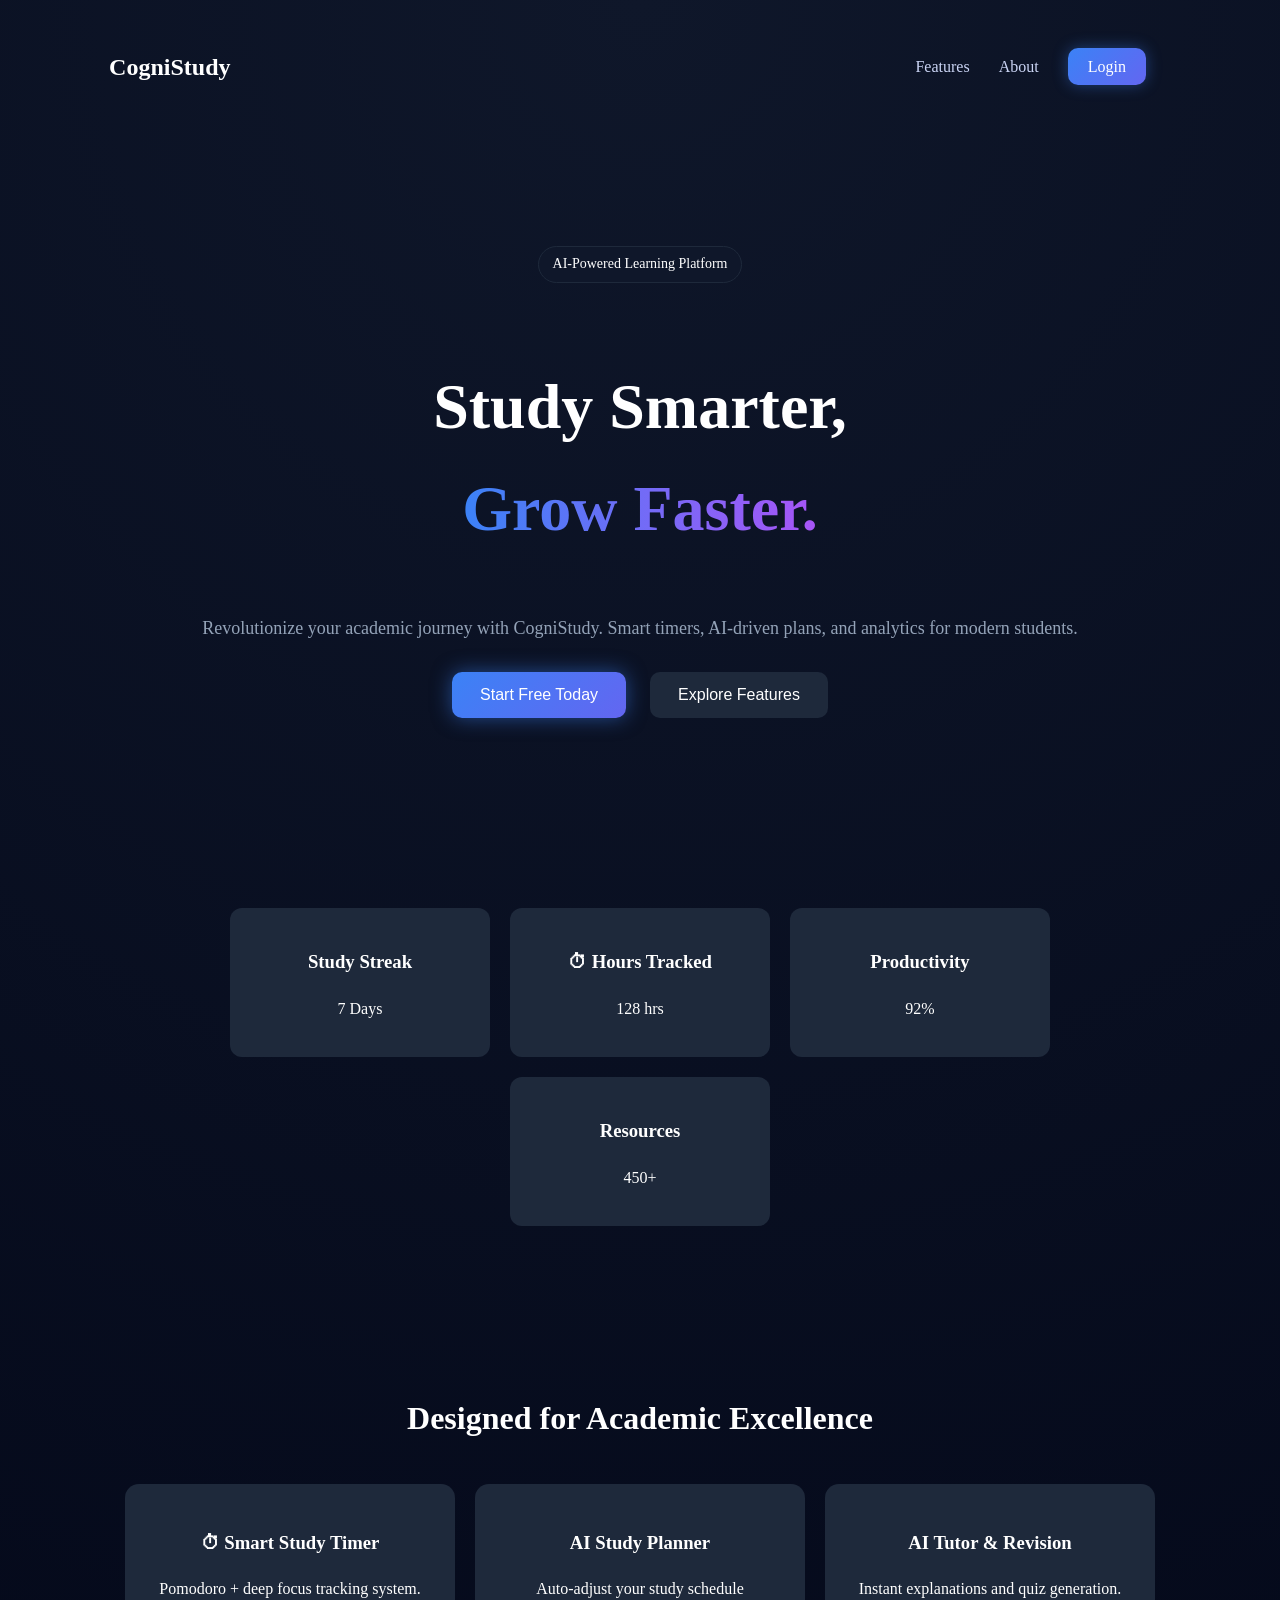
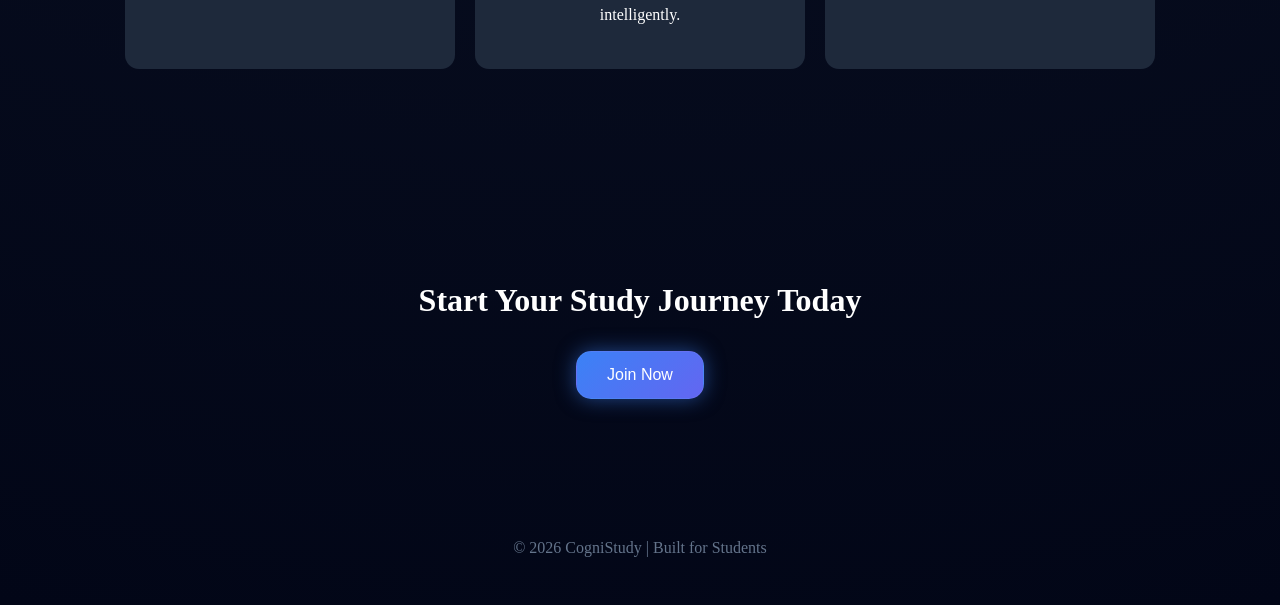
<file: index.html>
<!DOCTYPE html>
<html lang="en">
<head>
    <meta charset="UTF-8">
    <meta name="viewport" content="width=device-width, initial-scale=1.0">
    <title>CogniStudy</title>
    <link rel="stylesheet" href="style.css">
</head>
<body>

<!-- Navbar (UNCHANGED) -->
<nav class="navbar">
    <h2 class="logo">CogniStudy</h2>
    <div class="nav-links">
        <a href="features.html">Features</a>
        <a href="about.html">About</a>
        <a href="login.html" class="login-btn">Login</a>
    </div>
</nav>

<!-- MODERN HERO -->
<section class="hero-modern">

    <div class="tag"> AI-Powered Learning Platform</div>

    <h1>
        Study Smarter,<br>
        <span>Grow Faster.</span>
    </h1>

    <p>
        Revolutionize your academic journey with CogniStudy.
        Smart timers, AI-driven plans, and analytics for modern students.
    </p>

    <div class="hero-buttons">
        <button class="start-btn" onclick="window.location.href='login.html'">
            Start Free Today
        </button>

        <button class="demo-btn" onclick="window.location.href='features.html'">
            Explore Features
        </button>
    </div>

</section>

<!-- STATS SECTION -->
<section class="stats">

    <div class="stat-card">
        <h3> Study Streak</h3>
        <p>7 Days</p>
    </div>

    <div class="stat-card">
        <h3>⏱ Hours Tracked</h3>
        <p>128 hrs</p>
    </div>

    <div class="stat-card">
        <h3> Productivity</h3>
        <p>92%</p>
    </div>

    <div class="stat-card">
        <h3> Resources</h3>
        <p>450+</p>
    </div>

</section>

<!-- FEATURE PREVIEW -->
<section class="feature-preview">

    <h2>Designed for Academic Excellence</h2>

    <div class="feature-grid">

        <div class="feature-box">
            <h3>⏱ Smart Study Timer</h3>
            <p>Pomodoro + deep focus tracking system.</p>
        </div>

        <div class="feature-box">
            <h3> AI Study Planner</h3>
            <p>Auto-adjust your study schedule intelligently.</p>
        </div>

        <div class="feature-box">
            <h3> AI Tutor & Revision</h3>
            <p>Instant explanations and quiz generation.</p>
        </div>

    </div>

</section>

<!-- CTA -->
<section class="cta">
    <h2>Start Your Study Journey Today</h2>
    <button class="start-btn" onclick="window.location.href='login.html'">
        Join Now
    </button>
</section>

<!-- Footer -->
<footer class="footer">
    <p>© 2026 CogniStudy | Built for Students</p>
</footer>

<script src="script.js"></script>
</body>
</html>
</file>
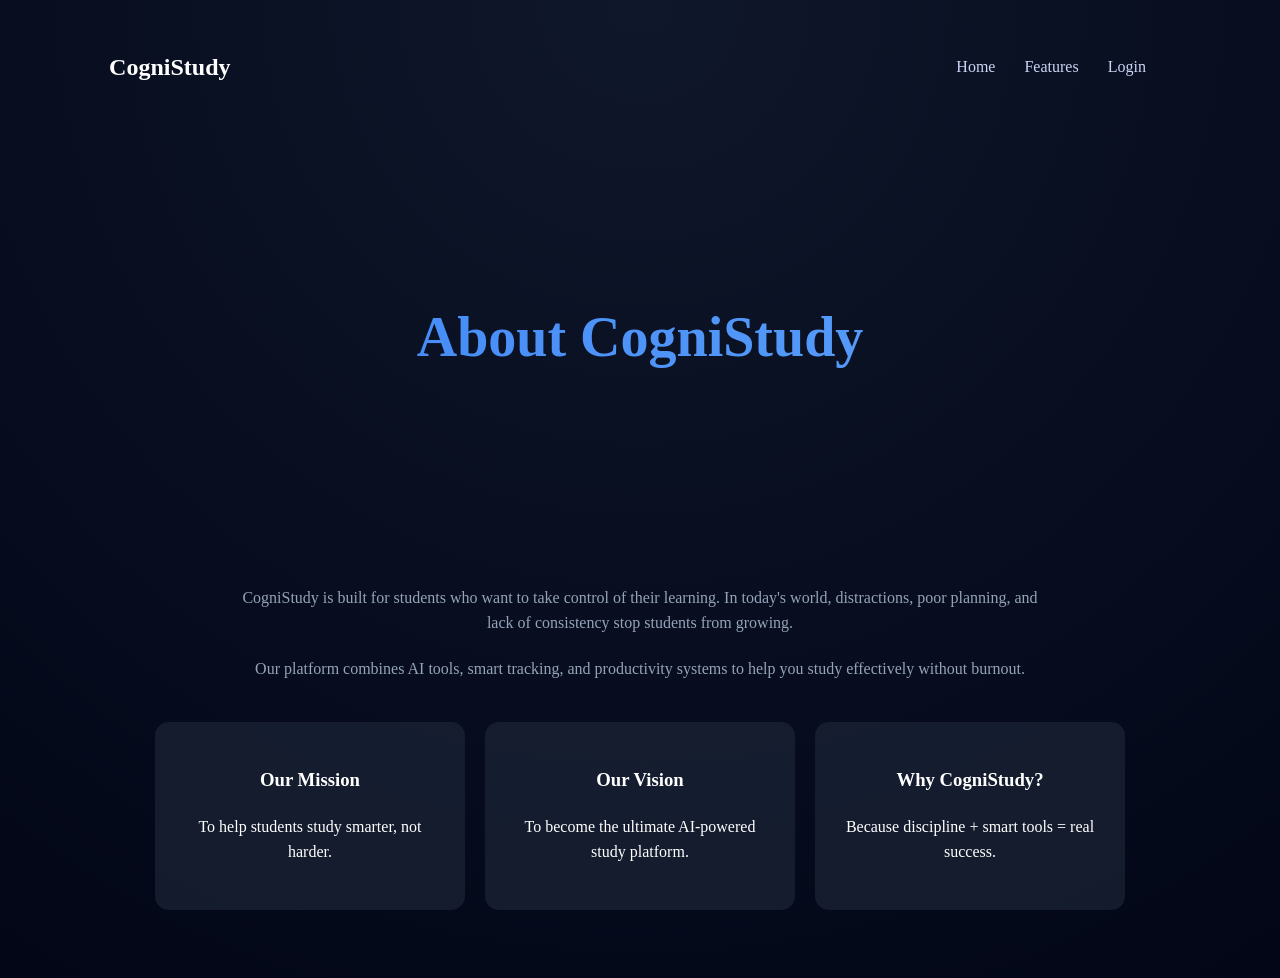
<file: about.html>
<!DOCTYPE html>
<html lang="en">
<head>
    <meta charset="UTF-8">
    <meta name="viewport" content="width=device-width, initial-scale=1.0">
    <title>About - CogniStudy</title>
    <link rel="stylesheet" href="style.css">
</head>
<body>

<!-- Navbar -->
<nav class="navbar">
    <h2 class="logo">CogniStudy</h2>
    <div class="nav-links">
        <a href="index.html">Home</a>
        <a href="features.html">Features</a>
        <a href="login.html">Login</a>
    </div>
</nav>

<section class="hero">
    <h1>About CogniStudy</h1>
</section>

<section class="about-content">

    <p>
        CogniStudy is built for students who want to take control of their learning.
        In today's world, distractions, poor planning, and lack of consistency stop students from growing.
    </p>

    <p>
        Our platform combines AI tools, smart tracking, and productivity systems
        to help you study effectively without burnout.
    </p>

    <div class="about-boxes">

        <div class="about-card">
            <h3> Our Mission</h3>
            <p>To help students study smarter, not harder.</p>
        </div>

        <div class="about-card">
            <h3> Our Vision</h3>
            <p>To become the ultimate AI-powered study platform.</p>
        </div>

        <div class="about-card">
            <h3> Why CogniStudy?</h3>
            <p>Because discipline + smart tools = real success.</p>
        </div>

    </div>

</section>

</body>
</html>
</file>
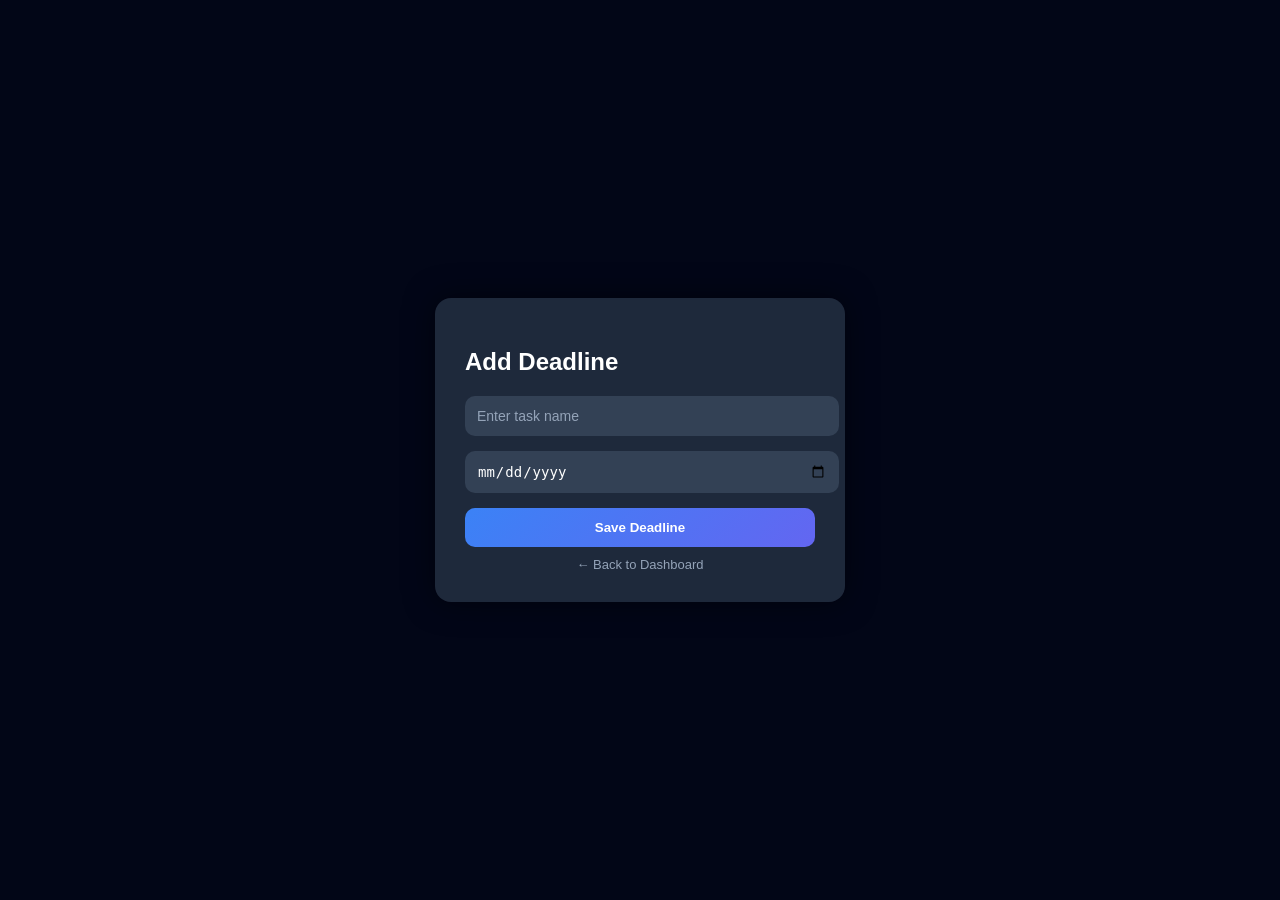
<file: add-deadline.html>
<!DOCTYPE html>
<html lang="en">
<head>
    <title>Add Deadline</title>

    <style>
        body {
            margin: 0;
            font-family: 'Segoe UI', sans-serif;
            background: #020617;
            display: flex;
            justify-content: center;
            align-items: center;
            height: 100vh;
            color: white;
        }

        .container {
            background: #1e293b;
            padding: 30px;
            border-radius: 16px;
            width: 350px;
            box-shadow: 0 0 30px rgba(0,0,0,0.5);
            animation: fadeIn 0.4s ease;
        }

        @keyframes fadeIn {
            from {opacity:0; transform: translateY(20px);}
            to {opacity:1; transform: translateY(0);}
        }

        h2 {
            margin-bottom: 20px;
            font-weight: 600;
        }

        input {
            width: 100%;
            padding: 12px;
            margin-bottom: 15px;
            border-radius: 10px;
            border: none;
            background: #334155;
            color: white;
            font-size: 14px;
        }

        input::placeholder {
            color: #94a3b8;
        }

        input:focus {
            outline: none;
            background: #3b4a61;
        }

        .btn {
            width: 100%;
            padding: 12px;
            border-radius: 10px;
            border: none;
            background: linear-gradient(135deg,#3b82f6,#6366f1);
            color: white;
            font-weight: bold;
            cursor: pointer;
            transition: 0.3s;
        }

        .btn:hover {
            transform: translateY(-2px);
            box-shadow: 0 5px 15px rgba(99,102,241,0.4);
        }

        .back {
            margin-top: 10px;
            text-align: center;
            cursor: pointer;
            color: #94a3b8;
            font-size: 13px;
        }

        .back:hover {
            color: white;
        }
    </style>
</head>
<body>

<div class="container">
    <h2> Add Deadline</h2>

    <input type="text" id="taskName" placeholder="Enter task name">
    <input type="date" id="taskDate">

    <button class="btn" onclick="saveDeadline()">Save Deadline</button>

    <div class="back" onclick="goBack()">← Back to Dashboard</div>
</div>

<script>
function saveDeadline() {
    const name = document.getElementById("taskName").value.trim();
    const date = document.getElementById("taskDate").value;

    if (!name || !date) {
        alert("Please fill all fields");
        return;
    }

    let deadlines = JSON.parse(localStorage.getItem("deadlines")) || [];

    deadlines.push({
        name: name,
        date: date
    });

    localStorage.setItem("deadlines", JSON.stringify(deadlines));

    window.location.href = "dashboard.html";
}


function goBack(){
    window.location.href = "dashboard.html";
}
</script>

</body>
</html>
</file>
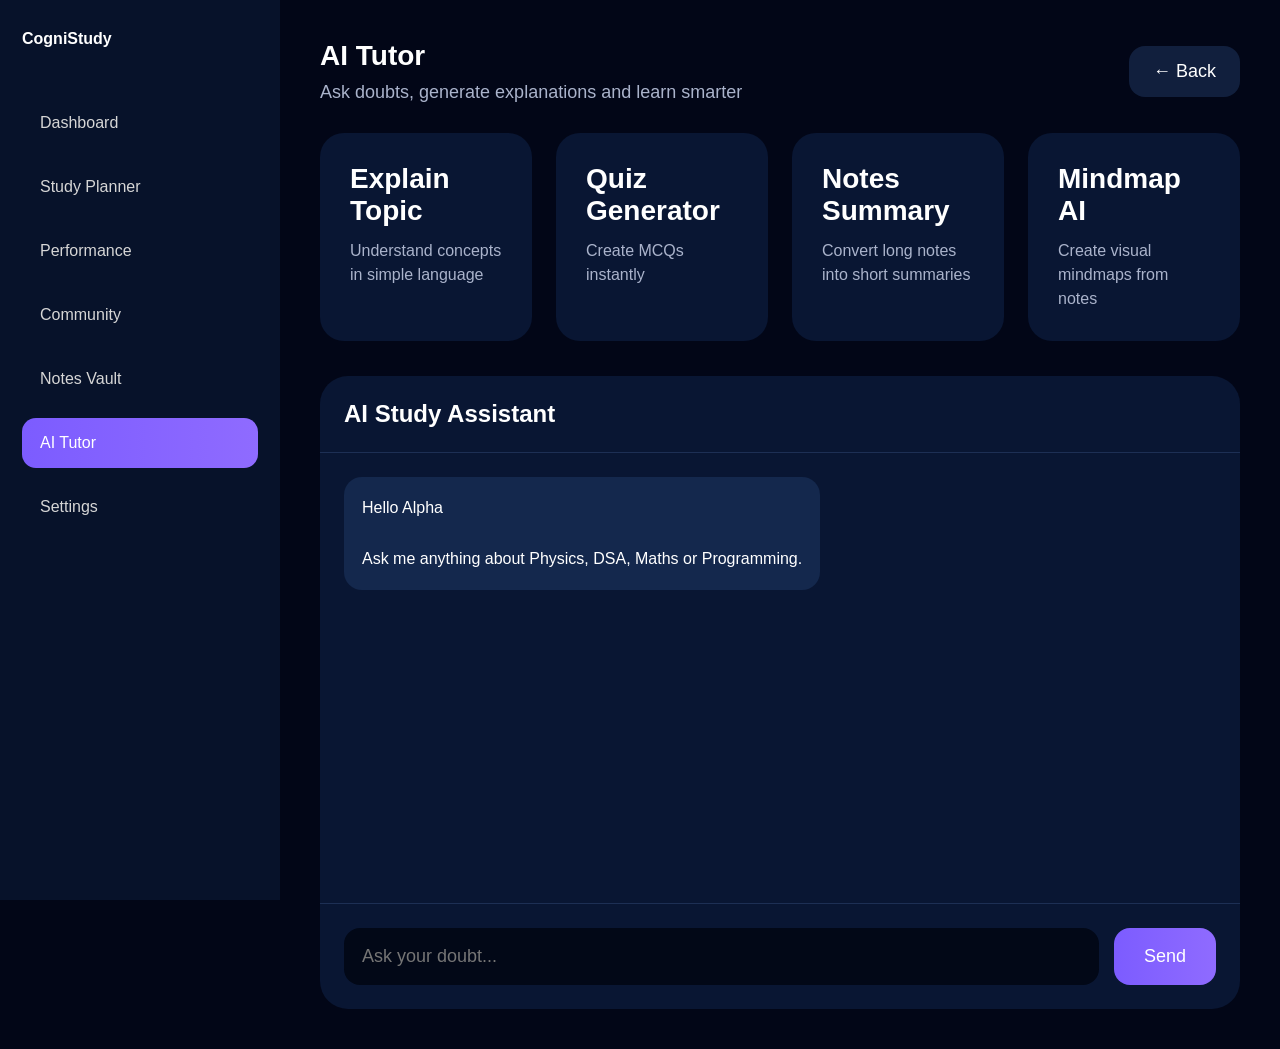
<file: ai-tutor.html>
<!DOCTYPE html>
<html lang="en">
<head>
    <meta charset="UTF-8">
    <meta name="viewport" content="width=device-width, initial-scale=1.0">
    <title>AI Tutor - CogniStudy</title>

    <link rel="stylesheet" href="ai-tutor.css">
</head>
<body>

    <!-- SIDEBAR -->

    <aside class="sidebar">

        <h1 class="logo"> CogniStudy</h1>

        <nav>
            <a href="dashboard.html"> Dashboard</a>
            <a href="studyplanner.html"> Study Planner</a>
            <a href="performance.html"> Performance</a>
            <a href="community.html"> Community</a>
            <a href="notes-vault.html"> Notes Vault</a>

            <a href="ai-tutor.html" class="active">
                 AI Tutor
            </a>

            <a href="settings.html"> Settings</a>
        </nav>

    </aside>

    <!-- MAIN -->

    <main class="main-content">

        <div class="top-bar">

            <div>
                <h1 class="title"> AI Tutor</h1>
                <p class="subtitle">
                    Ask doubts, generate explanations and learn smarter
                </p>
            </div>

            <button class="back-btn" onclick="goBack()">
                ← Back
            </button>

        </div>

        <!-- QUICK ACTIONS -->

        <div class="quick-grid">

            <div class="quick-card">
                <h2> Explain Topic</h2>
                <p>Understand concepts in simple language</p>
            </div>

            <div class="quick-card">
                <h2> Quiz Generator</h2>
                <p>Create MCQs instantly</p>
            </div>

            <div class="quick-card">
                <h2> Notes Summary</h2>
                <p>Convert long notes into short summaries</p>
            </div>

            <div class="quick-card">
                <h2> Mindmap AI</h2>
                <p>Create visual mindmaps from notes</p>
            </div>

        </div>

        <!-- CHAT AREA -->

        <section class="chat-section">

            <div class="chat-header">
                AI Study Assistant
            </div>

            <div class="chat-box" id="chatBox">

                <div class="ai-message">
                    Hello Alpha <br><br>
                    Ask me anything about Physics, DSA, Maths or Programming.
                </div>

            </div>

            <div class="input-area">

                <input
                    type="text"
                    id="userInput"
                    placeholder="Ask your doubt..."
                >

                <button onclick="sendMessage()">
                    Send
                </button>

            </div>

        </section>

    </main>

    <script src="ai-tutor.js"></script>

</body>
</html>
</file>
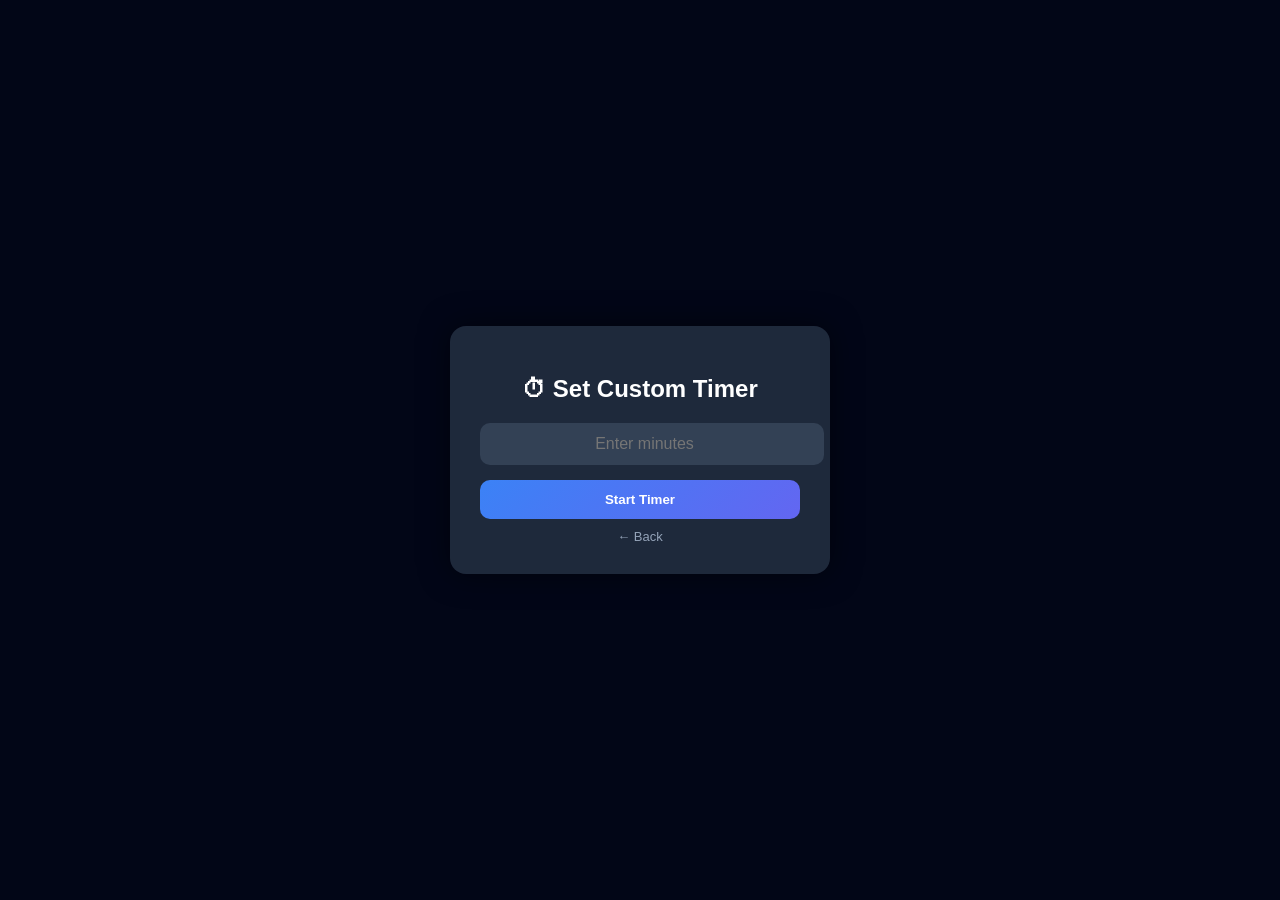
<file: custom-timer.html>
<!DOCTYPE html>
<html lang="en">
<head>
    <title>Custom Timer</title>

    <style>
        body {
            margin: 0;
            background: #020617;
            font-family: 'Segoe UI', sans-serif;
            display: flex;
            justify-content: center;
            align-items: center;
            height: 100vh;
            color: white;
        }

        .box {
            background: #1e293b;
            padding: 30px;
            border-radius: 16px;
            width: 320px;
            text-align: center;
            box-shadow: 0 0 30px rgba(0,0,0,0.5);
        }

        h2 {
            margin-bottom: 20px;
        }

        input {
            width: 100%;
            padding: 12px;
            border-radius: 10px;
            border: none;
            background: #334155;
            color: white;
            margin-bottom: 15px;
            font-size: 16px;
            text-align: center;
        }

        .btn {
            width: 100%;
            padding: 12px;
            border-radius: 10px;
            border: none;
            background: linear-gradient(135deg,#3b82f6,#6366f1);
            color: white;
            font-weight: bold;
            cursor: pointer;
        }

        .btn:hover {
            transform: translateY(-2px);
        }

        .back {
            margin-top: 10px;
            cursor: pointer;
            font-size: 13px;
            color: #94a3b8;
        }

        .back:hover {
            color: white;
        }
    </style>
</head>
<body>

<div class="box">
    <h2>⏱ Set Custom Timer</h2>

    <input type="number" id="minutes" placeholder="Enter minutes">

    <button class="btn" onclick="saveTime()">Start Timer</button>

    <div class="back" onclick="goBack()">← Back</div>
</div>

<script>
function saveTime() {
    const mins = document.getElementById("minutes").value;

    if (!mins || mins <= 0) {
        alert("Enter valid minutes");
        return;
    }

    // save to localStorage
    localStorage.setItem("customTime", mins);

    // go back
    window.location.href = "dashboard.html";
}

function goBack(){
    window.location.href = "dashboard.html";
}
</script>

</body>
</html>
</file>
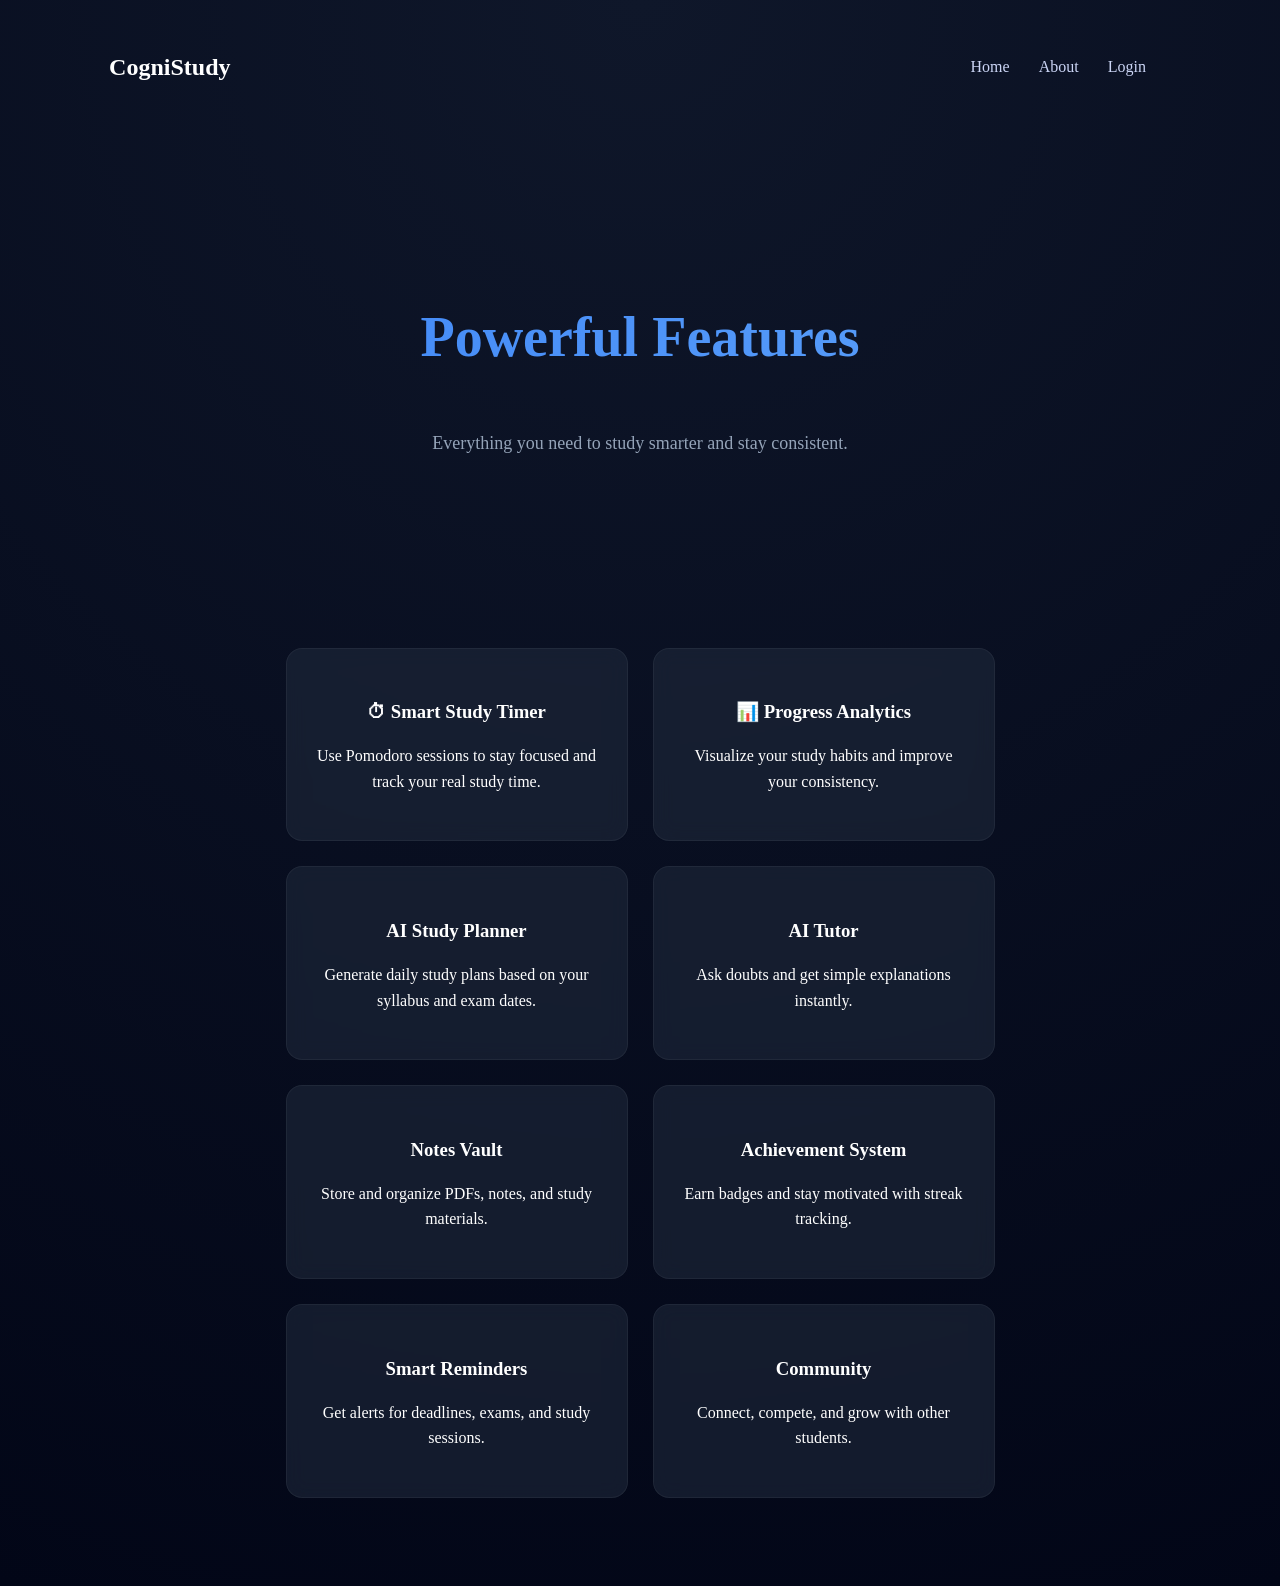
<file: features.html>
<!DOCTYPE html>
<html lang="en">
<head>
    <meta charset="UTF-8">
    <meta name="viewport" content="width=device-width, initial-scale=1.0">
    <title>Features - CogniStudy</title>
    <link rel="stylesheet" href="style.css">
</head>
<body>

<!-- Navbar -->
<nav class="navbar">
    <h2 class="logo">CogniStudy</h2>
    <div class="nav-links">
        <a href="index.html">Home</a>
        <a href="about.html">About</a>
        <a href="login.html">Login</a>
    </div>
</nav>

<!-- Hero -->
<section class="hero">
    <h1>Powerful Features</h1>
    <p>Everything you need to study smarter and stay consistent.</p>
</section>

<!-- Features -->
<section class="features">

    <div class="feature-card">
        <h3>⏱ Smart Study Timer</h3>
        <p>Use Pomodoro sessions to stay focused and track your real study time.</p>
    </div>

    <div class="feature-card">
        <h3>📊 Progress Analytics</h3>
        <p>Visualize your study habits and improve your consistency.</p>
    </div>

    <div class="feature-card">
        <h3> AI Study Planner</h3>
        <p>Generate daily study plans based on your syllabus and exam dates.</p>
    </div>

    <div class="feature-card">
        <h3> AI Tutor</h3>
        <p>Ask doubts and get simple explanations instantly.</p>
    </div>

    <div class="feature-card">
        <h3> Notes Vault</h3>
        <p>Store and organize PDFs, notes, and study materials.</p>
    </div>

    <div class="feature-card">
        <h3> Achievement System</h3>
        <p>Earn badges and stay motivated with streak tracking.</p>
    </div>

    <div class="feature-card">
        <h3> Smart Reminders</h3>
        <p>Get alerts for deadlines, exams, and study sessions.</p>
    </div>

    <div class="feature-card">
        <h3> Community</h3>
        <p>Connect, compete, and grow with other students.</p>
    </div>

</section>

</body>
</html>
</file>
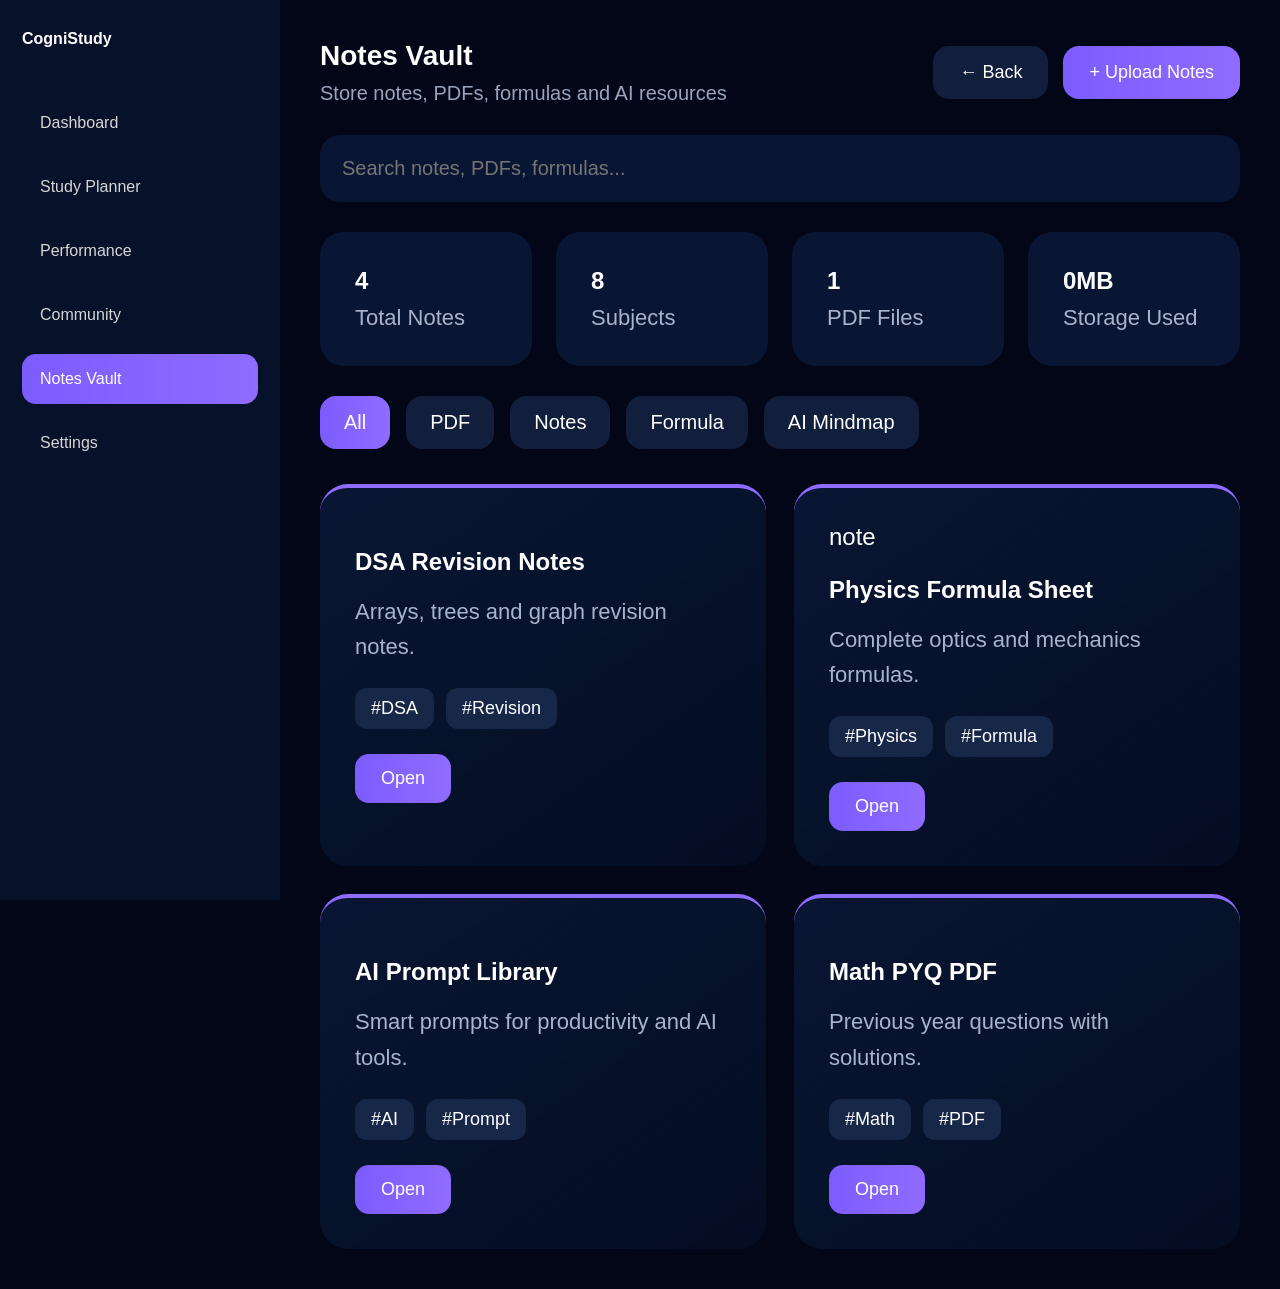
<file: notes-vault.html>
<!DOCTYPE html>
<html lang="en">

<head>
    <meta charset="UTF-8" />
    <meta name="viewport" content="width=device-width, initial-scale=1.0" />
    <title>Notes Vault - CogniStudy</title>

    <link rel="stylesheet" href="notes-vault.css">
</head>

<body>

    <!-- SIDEBAR -->

    <aside class="sidebar">

        <h1 class="logo"> CogniStudy</h1>

        <nav>

            <a href="dashboard.html"> Dashboard</a>

            <a href="study-planner.html"> Study Planner</a>

            <a href="performance.html"> Performance</a>

            <a href="community.html"> Community</a>

            <a href="notes-vault.html" class="active">
                 Notes Vault
            </a>

            <a href="settings.html"> Settings</a>

        </nav>

    </aside>

    <!-- MAIN -->

    <main class="main-content">

        <!-- TOP -->

        <div class="top-bar">

            <div>
                <h1 class="title"> Notes Vault</h1>

                <p class="subtitle">
                    Store notes, PDFs, formulas and AI resources
                </p>
            </div>

            <div class="top-actions">

                <button id="backBtn" class="back-btn">
                    ← Back
                </button>

                <button id="uploadBtn" class="upload-btn">
                    + Upload Notes
                </button>

                <input type="file" id="fileInput" hidden>

            </div>

        </div>

        <!-- SEARCH -->

        <div class="search-box">

            <input
                type="text"
                id="searchInput"
                placeholder="Search notes, PDFs, formulas..."
            >

        </div>

        <!-- STATS -->

        <div class="stats-grid">

            <div class="stat-card">
                <h1 id="totalNotes">0</h1>
                <p>Total Notes</p>
            </div>

            <div class="stat-card">
                <h1 id="totalSubjects">0</h1>
                <p>Subjects</p>
            </div>

            <div class="stat-card">
                <h1 id="totalPdf">0</h1>
                <p>PDF Files</p>
            </div>

            <div class="stat-card">
                <h1 id="storageUsed">0MB</h1>
                <p>Storage Used</p>
            </div>

        </div>

        <!-- FILTERS -->

        <div class="filters">

            <button class="filter-btn active" data-filter="all">
                All
            </button>

            <button class="filter-btn" data-filter="pdf">
                PDF
            </button>

            <button class="filter-btn" data-filter="notes">
                Notes
            </button>

            <button class="filter-btn" data-filter="formula">
                Formula
            </button>

            <button
                class="filter-btn"
                data-filter="ai"
                id="aiMindmapBtn"
            >
                AI Mindmap
            </button>

        </div>

        <!-- NOTES GRID -->

        <div class="notes-grid">

            <!-- CARD 1 -->

            <div class="note-card" data-category="notes">

                <div class="note-icon"></div>

                <h2>DSA Revision Notes</h2>

                <p>
                    Arrays, trees and graph revision notes.
                </p>

                <div class="tags">
                    <span class="tag">#DSA</span>
                    <span class="tag">#Revision</span>
                </div>

                <button class="open-btn">
                    Open
                </button>

            </div>

            <!-- CARD 2 -->

            <div class="note-card" data-category="formula">

                <div class="note-icon">note</div>

                <h2>Physics Formula Sheet</h2>

                <p>
                    Complete optics and mechanics formulas.
                </p>

                <div class="tags">
                    <span class="tag">#Physics</span>
                    <span class="tag">#Formula</span>
                </div>

                <button class="open-btn">
                    Open
                </button>

            </div>

            <!-- CARD 3 -->

            <div class="note-card" data-category="ai">

                <div class="note-icon"></div>

                <h2>AI Prompt Library</h2>

                <p>
                    Smart prompts for productivity and AI tools.
                </p>

                <div class="tags">
                    <span class="tag">#AI</span>
                    <span class="tag">#Prompt</span>
                </div>

                <button class="open-btn">
                    Open
                </button>

            </div>

            <!-- CARD 4 -->

            <div class="note-card" data-category="pdf">

                <div class="note-icon"></div>

                <h2>Math PYQ PDF</h2>

                <p>
                    Previous year questions with solutions.
                </p>

                <div class="tags">
                    <span class="tag">#Math</span>
                    <span class="tag">#PDF</span>
                </div>

                <button class="open-btn">
                    Open
                </button>

            </div>

        </div>

    </main>

    <script src="notes-vault.js"></script>

</body>

</html>
</file>
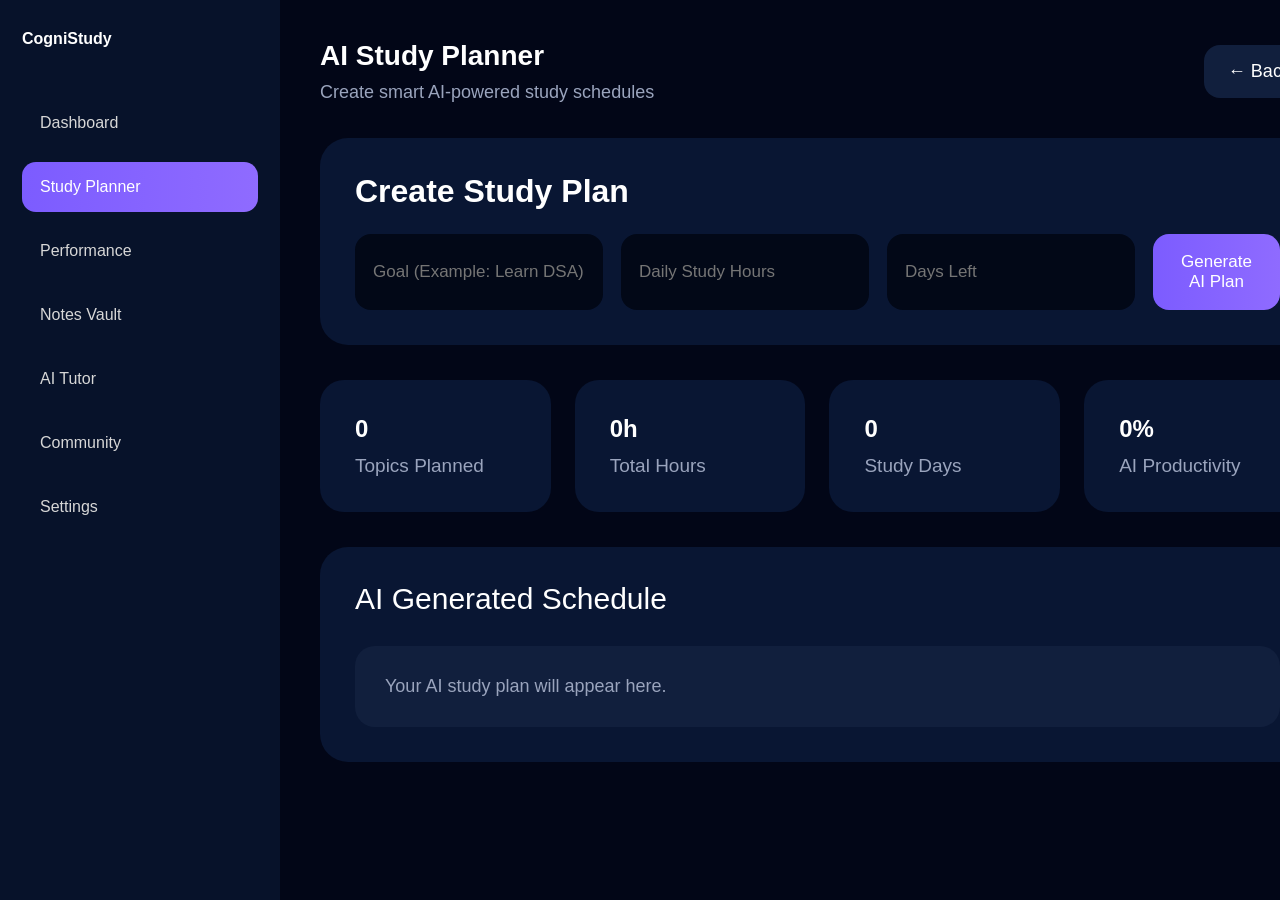
<file: studyplanner.html>
<!DOCTYPE html>
<html lang="en">
<head>
    <meta charset="UTF-8">
    <meta name="viewport" content="width=device-width, initial-scale=1.0">
    <title>AI Study Planner - CogniStudy</title>

    <link rel="stylesheet" href="studyplanner.css">
</head>
<body>

    <!-- SIDEBAR -->

    <aside class="sidebar">

        <h1 class="logo"> CogniStudy</h1>

        <nav>
            <a href="dashboard.html"> Dashboard</a>

            <a href="studyplanner.html" class="active">
                 Study Planner
            </a>

            <a href="performance.html"> Performance</a>         
            <a href="notes-vault.html"> Notes Vault</a>
            <a href="ai-tutor.html"> AI Tutor</a>
            <a href="community.html"> Community</a>
            <a href="settings.html"> Settings</a>
        </nav>

    </aside>

    <!-- MAIN -->

    <main class="main-content">

        <!-- TOP -->

        <div class="top-bar">

            <div>
                <h1 class="title"> AI Study Planner</h1>

                <p class="subtitle">
                    Create smart AI-powered study schedules
                </p>
            </div>

            <button class="back-btn" onclick="goBack()">
                ← Back
            </button>

        </div>

        <!-- AI INPUT -->

        <section class="ai-box">

            <h2>Create Study Plan</h2>

            <div class="input-grid">

                <input
                    type="text"
                    id="goalInput"
                    placeholder="Goal (Example: Learn DSA)"
                >

                <input
                    type="text"
                    id="hoursInput"
                    placeholder="Daily Study Hours"
                >

                <input
                    type="text"
                    id="daysInput"
                    placeholder="Days Left"
                >

                <button onclick="generatePlan()">
                    Generate AI Plan
                </button>

            </div>

        </section>

        <!-- AI STATS -->

        <section class="stats-grid">

            <div class="stat-card">
                <h1 id="topicsCount">0</h1>
                <p>Topics Planned</p>
            </div>

            <div class="stat-card">
                <h1 id="hoursCount">0h</h1>
                <p>Total Hours</p>
            </div>

            <div class="stat-card">
                <h1 id="daysCount">0</h1>
                <p>Study Days</p>
            </div>

            <div class="stat-card">
                <h1 id="productivityScore">0%</h1>
                <p>AI Productivity</p>
            </div>

        </section>

        <!-- GENERATED PLAN -->

        <section class="plan-section">

            <div class="section-title">
                 AI Generated Schedule
            </div>

            <div id="planContainer" class="plan-container">

                <div class="empty-box">
                    Your AI study plan will appear here.
                </div>

            </div>

        </section>

    </main>

    <script src="studyplanner.js"></script>

</body>
</html>
</file>
<file: style.css>
Reset
* {
    margin: 0;
    padding: 0;
    box-sizing: border-box;
    font-family: "Poppins", sans-serif;
}

body {
    background: radial-gradient(circle at top, #0f172a, #020617);
    color: white;
    line-height: 1.6;
}

/* Navbar */
/* Navbar */
.navbar {
    display: flex;
    justify-content: space-between;
    align-items: center;
    padding: 20px 8%;
}

.logo {
    font-size: 24px;
    font-weight: 600;
    color: white;
}

/* Nav Links */
.nav-links a {
    margin-right: 25px;
    text-decoration: none;
    color: #cbd5f5; /* brighter */
    font-size: 16px;
    transition: 0.3s;
}

/* Hover Effect */
.nav-links a:hover {
    color: #3b82f6;
    transform: translateY(-2px);
}

/* Login Button */
.login-btn {
    padding: 10px 20px;
    background: linear-gradient(135deg, #3b82f6, #6366f1);
    border: none;
    border-radius: 10px;
    color: white !important;
    font-weight: 500;
    cursor: pointer;
    box-shadow: 0 0 15px rgba(59,130,246,0.4);
    transition: 0.3s;
}

/* Hover Glow */
.login-btn:hover {
    transform: scale(1.08);
    box-shadow: 0 0 25px rgba(59,130,246,0.8);
}

.nav-links a.login-btn {
    color: white !important;
}



/* Hero */
.hero {
    text-align: center;
    padding: 120px 20px 80px;
}

.hero h1 {
    font-size: 56px;
    font-weight: 700;
    background: linear-gradient(to right, #3b82f6, #60a5fa);
    -webkit-background-clip: text;
    color: transparent;
}

.hero p {
    font-size: 18px;
    color: #94a3b8;
    margin-top: 15px;
    margin-bottom: 30px;
}

/* Buttons */
.hero-buttons button {
    padding: 14px 28px;
    margin: 10px;
    border-radius: 10px;
    border: none;
    font-size: 16px;
    cursor: pointer;
    transition: 0.3s;
}

.start-btn {
    background: linear-gradient(135deg, #3b82f6, #6366f1);
    color: white;
    box-shadow: 0 0 20px rgba(59,130,246,0.5);
}

.demo-btn {
    background: #1e293b;
    color: white;
}

/* Hover */
button:hover {
    transform: scale(1.05);
}

/* Features */
.features {
    display: flex;
    justify-content: center;
    gap: 25px;
    padding: 80px 8%;
    flex-wrap: wrap;
}

.feature-card {
    background: rgba(30, 41, 59, 0.6);
    backdrop-filter: blur(10px);
    padding: 30px;
    border-radius: 16px;
    width: 280px;
    text-align: center;
    transition: 0.3s;
    border: 1px solid rgba(255,255,255,0.05);
}

.feature-card:hover {
    transform: translateY(-10px);
    box-shadow: 0 0 30px rgba(59,130,246,0.2);
}

.feature-card h3 {
    margin-bottom: 10px;
}

/* CTA */
.cta {
    text-align: center;
    padding: 100px 20px;
}

.cta h2 {
    font-size: 32px;
    margin-bottom: 25px;
}

/* FIXED JOIN BUTTON */
.cta .start-btn {
    padding: 14px 30px;
    font-size: 16px;
    border-radius: 15px;
    border: 1px solid rgba(255,255,255,0.05);
    display: inline-block;
}

/* Footer */
footer {
    text-align: center;
    padding: 25px;
    color: #64748b;
}









/* header */

/* Login Page */
.login-container {
    width: 320px;
    margin: 120px auto;
    padding: 30px;
    background: rgba(30, 41, 59, 0.6);
    backdrop-filter: blur(10px);
    border-radius: 16px;
    text-align: center;
}

.login-container input {
    width: 100%;
    padding: 10px;
    margin: 10px 0;
    border-radius: 8px;
    border: none;
    background: #1e293b;
    color: white;
}

.login-container button {
    width: 100%;
    padding: 10px;
    background: #3b82f6;
    border: none;
    border-radius: 8px;
    color: white;
    cursor: pointer;
}




/* header improving01 */

/* About Section */
.about-content {
    padding: 60px 10%;
    text-align: center;
    color: #94a3b8;
}

.about-content p {
    margin-bottom: 20px;
    max-width: 800px;
    margin-left: auto;
    margin-right: auto;
}

.about-boxes {
    display: flex;
    justify-content: center;
    gap: 20px;
    margin-top: 40px;
    flex-wrap: wrap;
}

.about-card {
    background: rgba(30, 41, 59, 0.6);
    padding: 25px;
    border-radius: 14px;
    width: 260px;
    color: white;
    transition: 0.3s;
}

.about-card:hover {
    transform: translateY(-8px);
    box-shadow: 0 0 20px rgba(59,130,246,0.2);
}


/* 
improving first page */




/* HERO MODERN */
.hero-modern {
    text-align: center;
    padding: 120px 20px;
}

.hero-modern .tag {
    display: inline-block;
    padding: 6px 14px;
    border-radius: 20px;
    background: #0f172a;
    border: 1px solid #1e293b;
    margin-bottom: 20px;
    font-size: 14px;
}

.hero-modern h1 {
    font-size: 64px;
    font-weight: 700;
}

.hero-modern h1 span {
    background: linear-gradient(to right, #3b82f6, #a855f7);
    -webkit-background-clip: text;
    color: transparent;
}

.hero-modern p {
    color: #94a3b8;
    margin: 20px 0;
    font-size: 18px;
}

/* STATS */
.stats {
    display: flex;
    justify-content: center;
    gap: 20px;
    padding: 60px 8%;
    flex-wrap: wrap;
}

.stat-card {
    background: #1e293b;
    padding: 20px;
    border-radius: 12px;
    width: 220px;
    text-align: center;
}

/* FEATURE PREVIEW */
.feature-preview {
    text-align: center;
    padding: 80px 20px;
}

.feature-preview h2 {
    font-size: 32px;
    margin-bottom: 40px;
}

.feature-grid {
    display: flex;
    justify-content: center;
    gap: 20px;
    flex-wrap: wrap;
}

.feature-box {
    background: #1e293b;
    padding: 25px;
    border-radius: 14px;
    width: 280px;
}

/* FOOTER */
.footer {
    text-align: center;
    padding: 20px;
    color: #64748b;
}

.menu li a {
    text-decoration: none;
    color: inherit;
    display: block;
    width: 100%;
}
</file>
<file: ai-tutor.css>
*{
    margin:0;
    padding:0;
    box-sizing:border-box;
    font-family:Arial, sans-serif;
}

body{
    background:#020617;
    color:white;
    display:flex;
}

/* SIDEBAR */

.sidebar{
    width:280px;
    height:100vh;
    background:#07122a;
    padding:30px 22px;
    position:fixed;
    left:0;
    top:0;
}

.logo{
    font-size:16px;
    margin-bottom:50px;
}

.sidebar nav{
    display:flex;
    flex-direction:column;
    gap:14px;
}

.sidebar nav a{
    text-decoration:none;
    color:#d6d6d6;
    padding:16px 18px;
    border-radius:14px;
    font-size:16px;
    transition:0.3s;
}

.sidebar nav a:hover{
    background:#18294d;
}

.sidebar nav .active{
    background:linear-gradient(90deg,#7c5cff,#8f6bff);
    color:white;
}

/* MAIN */

.main-content{
    margin-left:280px;
    width:100%;
    padding:40px;
}

.top-bar{
    display:flex;
    justify-content:space-between;
    align-items:center;
    margin-bottom:30px;
}

.title{
    font-size:28px;
    margin-bottom:10px;
}

.subtitle{
    color:#aab3cb;
    font-size:18px;
}

.back-btn{
    border:none;
    background:#111f3d;
    color:white;
    padding:15px 24px;
    border-radius:16px;
    cursor:pointer;
    font-size:18px;
}

.back-btn:hover{
    background:#203660;
}

/* QUICK CARDS */

.quick-grid{
    display:grid;
    grid-template-columns:repeat(4,1fr);
    gap:24px;
    margin-bottom:35px;
}

.quick-card{
    background:#091633;
    border-radius:24px;
    padding:30px;
    transition:0.3s;
}

.quick-card:hover{
    transform:translateY(-5px);
    border:1px solid #8f6bff;
}

.quick-card h2{
    font-size:28px;
    margin-bottom:12px;
}

.quick-card p{
    color:#aab3cb;
    line-height:1.5;
}

/* CHAT */

.chat-section{
    background:#091633;
    border-radius:28px;
    overflow:hidden;
}

.chat-header{
    padding:24px;
    font-size:24px;
    font-weight:bold;
    border-bottom:1px solid #1d2f54;
}

.chat-box{
    height:450px;
    overflow-y:auto;
    padding:24px;
    display:flex;
    flex-direction:column;
    gap:20px;
}

.ai-message,
.user-message{
    padding:18px;
    border-radius:18px;
    max-width:70%;
    line-height:1.6;
}

.ai-message{
    background:#14284d;
    align-self:flex-start;
}

.user-message{
    background:linear-gradient(90deg,#7c5cff,#8f6bff);
    align-self:flex-end;
}

.input-area{
    display:flex;
    gap:15px;
    padding:24px;
    border-top:1px solid #1d2f54;
}

.input-area input{
    flex:1;
    padding:18px;
    border:none;
    border-radius:16px;
    background:#020817;
    color:white;
    font-size:18px;
}

.input-area button{
    border:none;
    background:linear-gradient(90deg,#7c5cff,#8f6bff);
    color:white;
    padding:18px 30px;
    border-radius:16px;
    cursor:pointer;
    font-size:18px;
}
</file>
<file: notes-vault.css>
*{
    margin:0;
    padding:0;
    box-sizing:border-box;
    font-family:Arial, sans-serif;
}

body{
    background:#020617;
    color:white;
    display:flex;
}

/* SIDEBAR */

.sidebar{
    width:280px;
    height:100vh;
    background:#07122a;
    padding:30px 22px;
    position:fixed;
    left:0;
    top:0;
}

.logo{
    font-size:16px;
    margin-bottom:50px;
}

.sidebar nav{
    display:flex;
    flex-direction:column;
    gap:14px;
}

.sidebar nav a{
    text-decoration:none;
    color:#d6d6d6;
    padding:16px 18px;
    border-radius:14px;
    font-size:16px;
    transition:0.3s;
}

.sidebar nav a:hover{
    background:#18294d;
}

.sidebar nav .active{
    background:linear-gradient(90deg,#7c5cff,#8f6bff);
    color:white;
}

/* MAIN */

.main-content{
    margin-left:280px;
    width:100%;
    padding:40px;
}

/* TOP */

.top-bar{
    display:flex;
    justify-content:space-between;
    align-items:center;
    margin-bottom:30px;
}

.title{
    font-size:28px;
    font-weight:bold;
    margin-bottom:10px;
}

.subtitle{
    color:#9aa4bd;
    font-size:20px;
}

.top-actions{
    display:flex;
    gap:15px;
}

.back-btn,
.upload-btn{
    border:none;
    padding:16px 26px;
    border-radius:16px;
    font-size:18px;
    cursor:pointer;
    transition:0.3s;
}

.back-btn{
    background:#111f3d;
    color:white;
}

.back-btn:hover{
    background:#1c325f;
}

.upload-btn{
    background:linear-gradient(90deg,#7c5cff,#8f6bff);
    color:white;
}

.upload-btn:hover{
    transform:translateY(-2px);
}

/* SEARCH */

.search-box{
    margin-bottom:30px;
}

.search-box input{
    width:100%;
    padding:22px;
    border:none;
    border-radius:20px;
    background:#091633;
    color:white;
    font-size:20px;
}

/* STATS */

.stats-grid{
    display:grid;
    grid-template-columns:repeat(4,1fr);
    gap:24px;
    margin-bottom:30px;
}

.stat-card{
    background:#091633;
    border-radius:24px;
    padding:35px;
}

.stat-card h1{
    font-size:24px;
    margin-bottom:10px;
}

.stat-card p{
    color:#aab3cb;
    font-size:22px;
}

/* FILTERS */

.filters{
    display:flex;
    gap:16px;
    margin-bottom:35px;
}

.filter-btn{
    border:none;
    background:#111f3d;
    color:white;
    padding:15px 24px;
    border-radius:16px;
    cursor:pointer;
    font-size:20px;
    transition:0.3s;
}

.filter-btn:hover{
    background:#263d70;
}

.filter-btn.active{
    background:linear-gradient(90deg,#7c5cff,#8f6bff);
}

/* NOTES GRID */

.notes-grid{
    display:grid;
    grid-template-columns:repeat(auto-fit,minmax(330px,1fr));
    gap:28px;
}

.note-card{
    background:linear-gradient(145deg,#091633,#040d22);
    border-radius:28px;
    padding:35px;
    border-top:4px solid #8f6bff;
}

.note-icon{
    font-size:24px;
    margin-bottom:25px;
}

.note-card h2{
    font-size:24px;
    margin-bottom:18px;
}

.note-card p{
    color:#aab3cb;
    font-size:22px;
    line-height:1.6;
    margin-bottom:24px;
}

.tags{
    display:flex;
    gap:12px;
    flex-wrap:wrap;
    margin-bottom:25px;
}

.tag{
    background:#162748;
    padding:10px 16px;
    border-radius:12px;
    font-size:18px;
}

.open-btn{
    border:none;
    background:linear-gradient(90deg,#7c5cff,#8f6bff);
    color:white;
    padding:14px 26px;
    border-radius:14px;
    cursor:pointer;
    font-size:18px;
}

.open-btn:hover{
    opacity:0.9;
}
</file>
<file: studyplanner.css>
*{
    margin:0;
    padding:0;
    box-sizing:border-box;
    font-family:Arial,sans-serif;
}

body{
    background:#020617;
    color:white;
    display:flex;
}

/* SIDEBAR */

.sidebar{
    width:280px;
    height:100vh;
    background:#07122a;
    position:fixed;
    left:0;
    top:0;
    padding:30px 22px;
}

.logo{
    font-size:16px;
    margin-bottom:50px;
}

.sidebar nav{
    display:flex;
    flex-direction:column;
    gap:14px;
}

.sidebar nav a{
    text-decoration:none;
    color:#d7d7d7;
    padding:16px 18px;
    border-radius:14px;
    font-size:16px;
    transition:0.3s;
}

.sidebar nav a:hover{
    background:#18294d;
}

.sidebar nav .active{
    background:linear-gradient(90deg,#7c5cff,#8f6bff);
    color:white;
}

/* MAIN */

.main-content{
    margin-left:280px;
    width:100%;
    padding:40px;
}

.top-bar{
    display:flex;
    justify-content:space-between;
    align-items:center;
    margin-bottom:35px;
}

.title{
    font-size:28px;
    margin-bottom:10px;
}

.subtitle{
    color:#9aa4bd;
    font-size:18px;
}

.back-btn{
    border:none;
    background:#111f3d;
    color:white;
    padding:16px 24px;
    border-radius:16px;
    cursor:pointer;
    font-size:18px;
}

.back-btn:hover{
    background:#203660;
}

/* AI BOX */

.ai-box{
    background:#091633;
    padding:35px;
    border-radius:28px;
    margin-bottom:35px;
}

.ai-box h2{
    font-size:32px;
    margin-bottom:24px;
}

.input-grid{
    display:grid;
    grid-template-columns:2fr 1fr 1fr auto;
    gap:18px;
}

.input-grid input{
    padding:18px;
    border:none;
    border-radius:16px;
    background:#020817;
    color:white;
    font-size:17px;
}

.input-grid button{
    border:none;
    background:linear-gradient(90deg,#7c5cff,#8f6bff);
    color:white;
    padding:18px 28px;
    border-radius:16px;
    cursor:pointer;
    font-size:17px;
}

.input-grid button:hover{
    opacity:0.9;
}

/* STATS */

.stats-grid{
    display:grid;
    grid-template-columns:repeat(4,1fr);
    gap:24px;
    margin-bottom:35px;
}

.stat-card{
    background:#091633;
    border-radius:24px;
    padding:35px;
}

.stat-card h1{
    font-size:24px;
    margin-bottom:12px;
}

.stat-card p{
    color:#9aa4bd;
    font-size:19px;
}

/* PLAN */

.plan-section{
    background:#091633;
    border-radius:28px;
    padding:35px;
}

.section-title{
    font-size:30px;
    margin-bottom:30px;
}

.plan-container{
    display:flex;
    flex-direction:column;
    gap:20px;
}

.day-card{
    background:#111f3d;
    border-radius:22px;
    padding:24px;
}

.day-title{
    font-size:26px;
    margin-bottom:16px;
}

.topic{
    background:#1a2d55;
    padding:14px 18px;
    border-radius:14px;
    margin-bottom:12px;
    font-size:18px;
}

.empty-box{
    background:#111f3d;
    padding:30px;
    border-radius:20px;
    color:#9aa4bd;
    font-size:18px;
}
</file>
